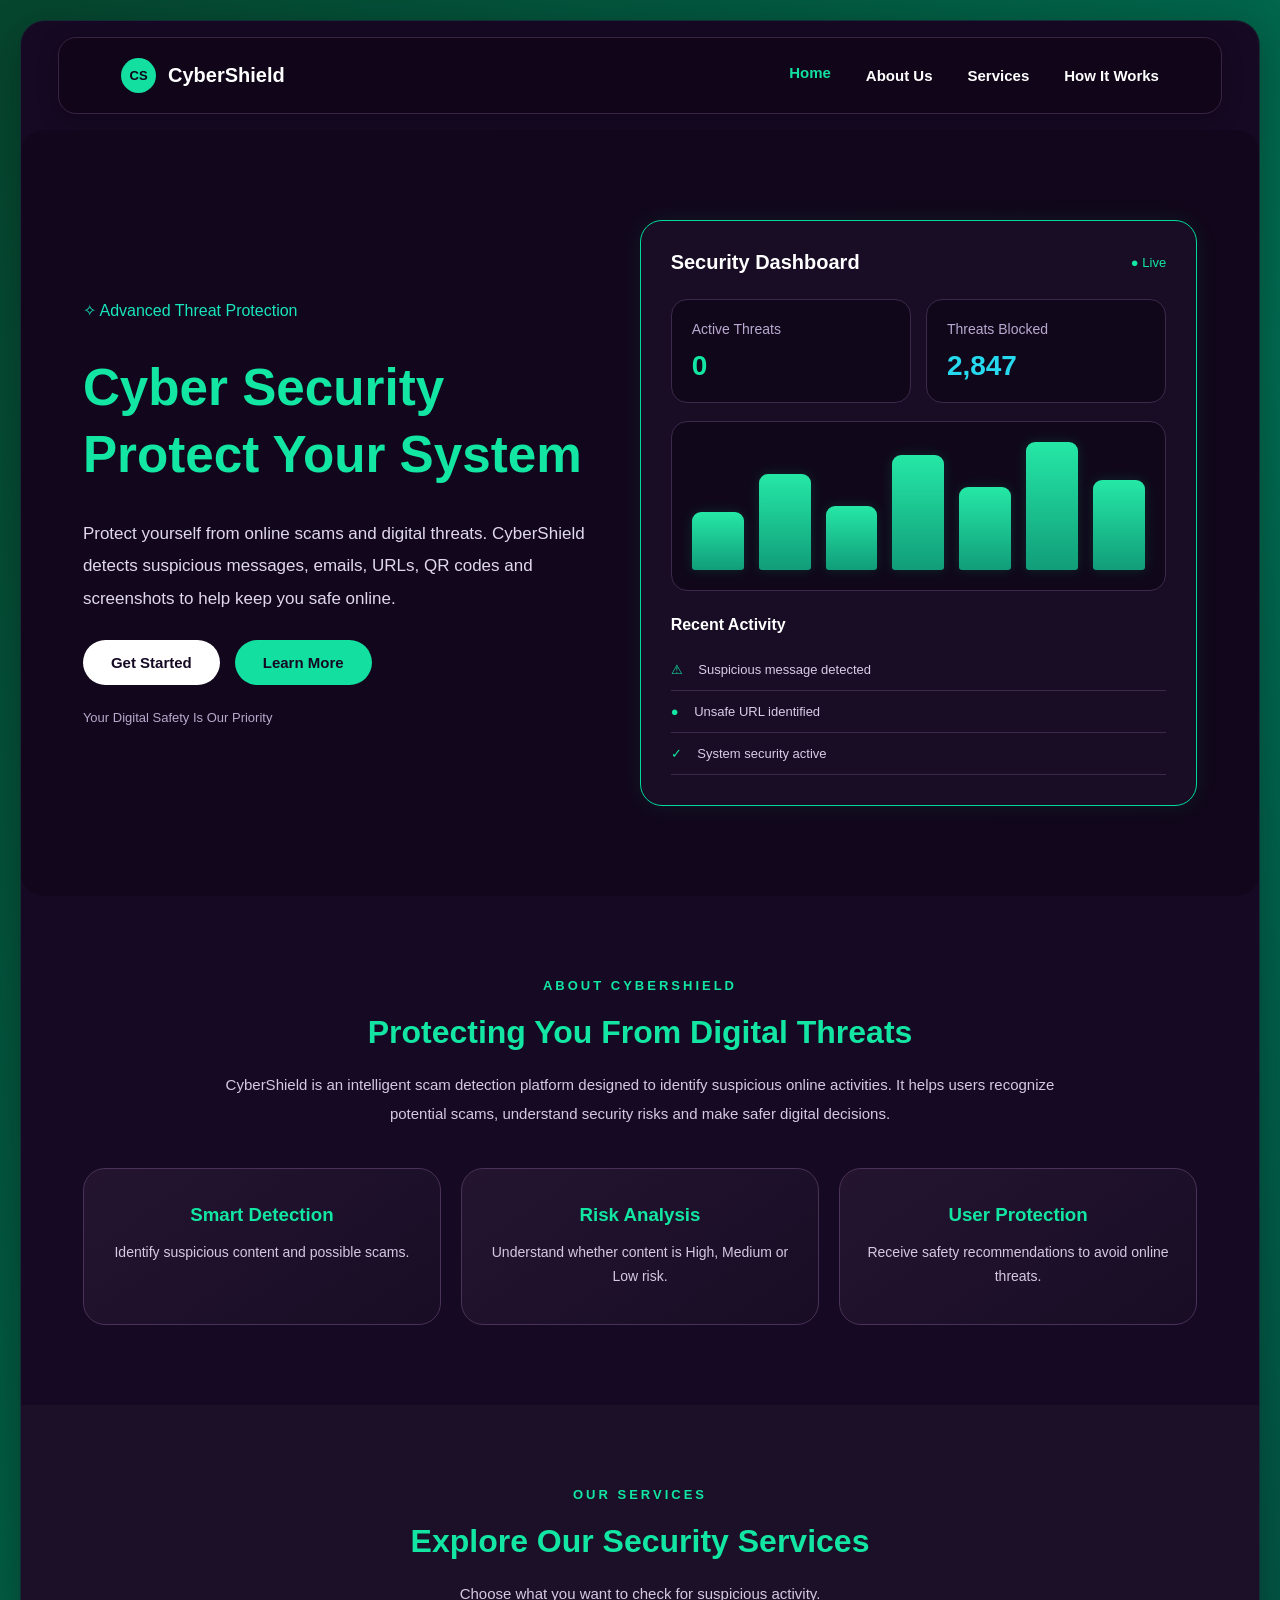
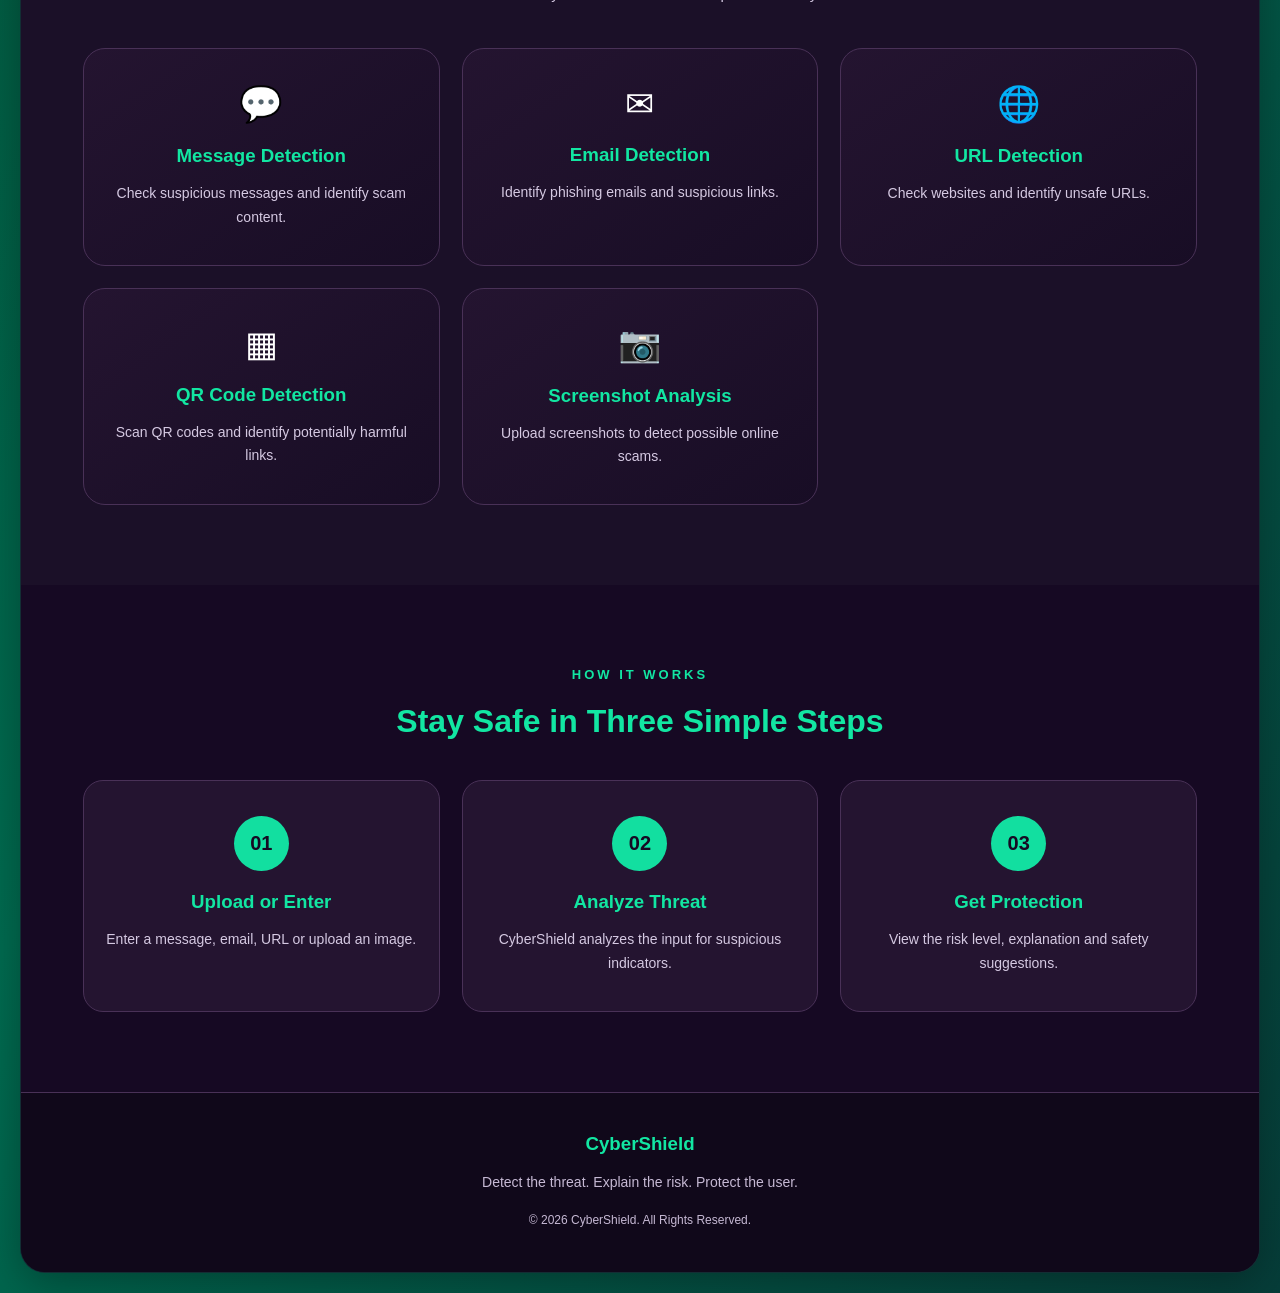
<file: frontend/js/index.html>
<!DOCTYPE html>
<html lang="en">
<head>
    <meta charset="UTF-8">
    <meta name="viewport" content="width=device-width, initial-scale=1.0">
    <title>CyberShield - Cyber Security</title>
    <link rel="stylesheet" href="../css/style.css">
</head>
<body>

<div class="main-container">

    <!-- Navigation Bar -->
    <nav class="navbar">
        <div class="nav-logo">
            <span class="logo-icon">CS</span>
            <span>CyberShield</span>
        </div>

        <div class="nav-links">
            <a href="#home" class="active">Home</a>
            <a href="#about">About Us</a>
            <a href="#services">Services</a>
            <a href="#how-it-works">How It Works</a>
        </div>
    </nav>

    <!-- Home Section -->
    <section class="hero-section" id="home">

        <div class="hero-content">
            <span class="hero-tag">✧ Advanced Threat Protection</span>

            <h1>
                Cyber Security<br>
                Protect Your System
            </h1>

            <p>
                Protect yourself from online scams and digital threats.
                CyberShield detects suspicious messages, emails, URLs,
                QR codes and screenshots to help keep you safe online.
            </p>

            <div class="hero-buttons">
                <a href="#services" class="btn btn-light">Get Started</a>
                <a href="#about" class="btn btn-green">Learn More</a>
            </div>

            <div class="hero-note">
                Your Digital Safety Is Our Priority
            </div>
        </div>

        <!-- Security Dashboard -->
        <div class="dashboard">

            <div class="dashboard-header">
                <h3>Security Dashboard</h3>
                <span class="live-status">● Live</span>
            </div>

            <div class="stats-container">
                <div class="stat-box">
                    <span>Active Threats</span>
                    <h2>0</h2>
                </div>

                <div class="stat-box">
                    <span>Threats Blocked</span>
                    <h2 class="blue-number">2,847</h2>
                </div>
            </div>

            <div class="chart">
                <div class="bar" style="height: 45%;"></div>
                <div class="bar" style="height: 75%;"></div>
                <div class="bar" style="height: 50%;"></div>
                <div class="bar" style="height: 90%;"></div>
                <div class="bar" style="height: 65%;"></div>
                <div class="bar" style="height: 100%;"></div>
                <div class="bar" style="height: 70%;"></div>
            </div>

            <div class="activity">
                <h4>Recent Activity</h4>

                <div class="activity-item">
                    <span>⚠</span>
                    Suspicious message detected
                </div>

                <div class="activity-item">
                    <span>●</span>
                    Unsafe URL identified
                </div>

                <div class="activity-item">
                    <span>✓</span>
                    System security active
                </div>
            </div>

        </div>
    </section>

    <!-- About Us -->
    <section class="about-section" id="about">

        <span class="section-tag">ABOUT CYBERSHIELD</span>

        <h2>Protecting You From Digital Threats</h2>

        <p class="about-description">
            CyberShield is an intelligent scam detection platform
            designed to identify suspicious online activities.
            It helps users recognize potential scams, understand
            security risks and make safer digital decisions.
        </p>

        <div class="about-cards">

            <div class="info-card">
                <h3>Smart Detection</h3>
                <p>Identify suspicious content and possible scams.</p>
            </div>

            <div class="info-card">
                <h3>Risk Analysis</h3>
                <p>Understand whether content is High, Medium or Low risk.</p>
            </div>

            <div class="info-card">
                <h3>User Protection</h3>
                <p>Receive safety recommendations to avoid online threats.</p>
            </div>

        </div>
    </section>

    <!-- Services -->
    <section class="services-section" id="services">

        <span class="section-tag">OUR SERVICES</span>
        <h2>Explore Our Security Services</h2>

        <p class="section-description">
            Choose what you want to check for suspicious activity.
        </p>

        <div class="service-cards">

            <a href="analyze.html?type=message" class="service-card">
                <div class="service-icon">💬</div>
                <h3>Message Detection</h3>
                <p>Check suspicious messages and identify scam content.</p>
            </a>

            <a href="analyze.html?type=email" class="service-card">
                <div class="service-icon">✉</div>
                <h3>Email Detection</h3>
                <p>Identify phishing emails and suspicious links.</p>
            </a>

            <a href="analyze.html?type=url" class="service-card">
                <div class="service-icon">🌐</div>
                <h3>URL Detection</h3>
                <p>Check websites and identify unsafe URLs.</p>
            </a>

            <a href="analyze.html?type=qr" class="service-card">
                <div class="service-icon">▦</div>
                <h3>QR Code Detection</h3>
                <p>Scan QR codes and identify potentially harmful links.</p>
            </a>

            <a href="analyze.html?type=screenshot" class="service-card">
                <div class="service-icon">📷</div>
                <h3>Screenshot Analysis</h3>
                <p>Upload screenshots to detect possible online scams.</p>
            </a>

        </div>
    </section>

    <!-- How It Works -->
    <section class="how-section" id="how-it-works">

        <span class="section-tag">HOW IT WORKS</span>
        <h2>Stay Safe in Three Simple Steps</h2>

        <div class="steps-container">

            <div class="step-card">
                <div class="step-number">01</div>
                <h3>Upload or Enter</h3>
                <p>Enter a message, email, URL or upload an image.</p>
            </div>

            <div class="step-card">
                <div class="step-number">02</div>
                <h3>Analyze Threat</h3>
                <p>CyberShield analyzes the input for suspicious indicators.</p>
            </div>

            <div class="step-card">
                <div class="step-number">03</div>
                <h3>Get Protection</h3>
                <p>View the risk level, explanation and safety suggestions.</p>
            </div>

        </div>
    </section>

    <!-- Footer -->
    <footer class="footer">
        <h3>CyberShield</h3>
        <p>Detect the threat. Explain the risk. Protect the user.</p>
        <p class="copyright">© 2026 CyberShield. All Rights Reserved.</p>
    </footer>

</div>

<script src="script.js"></script>
</body>
</html>
</file>
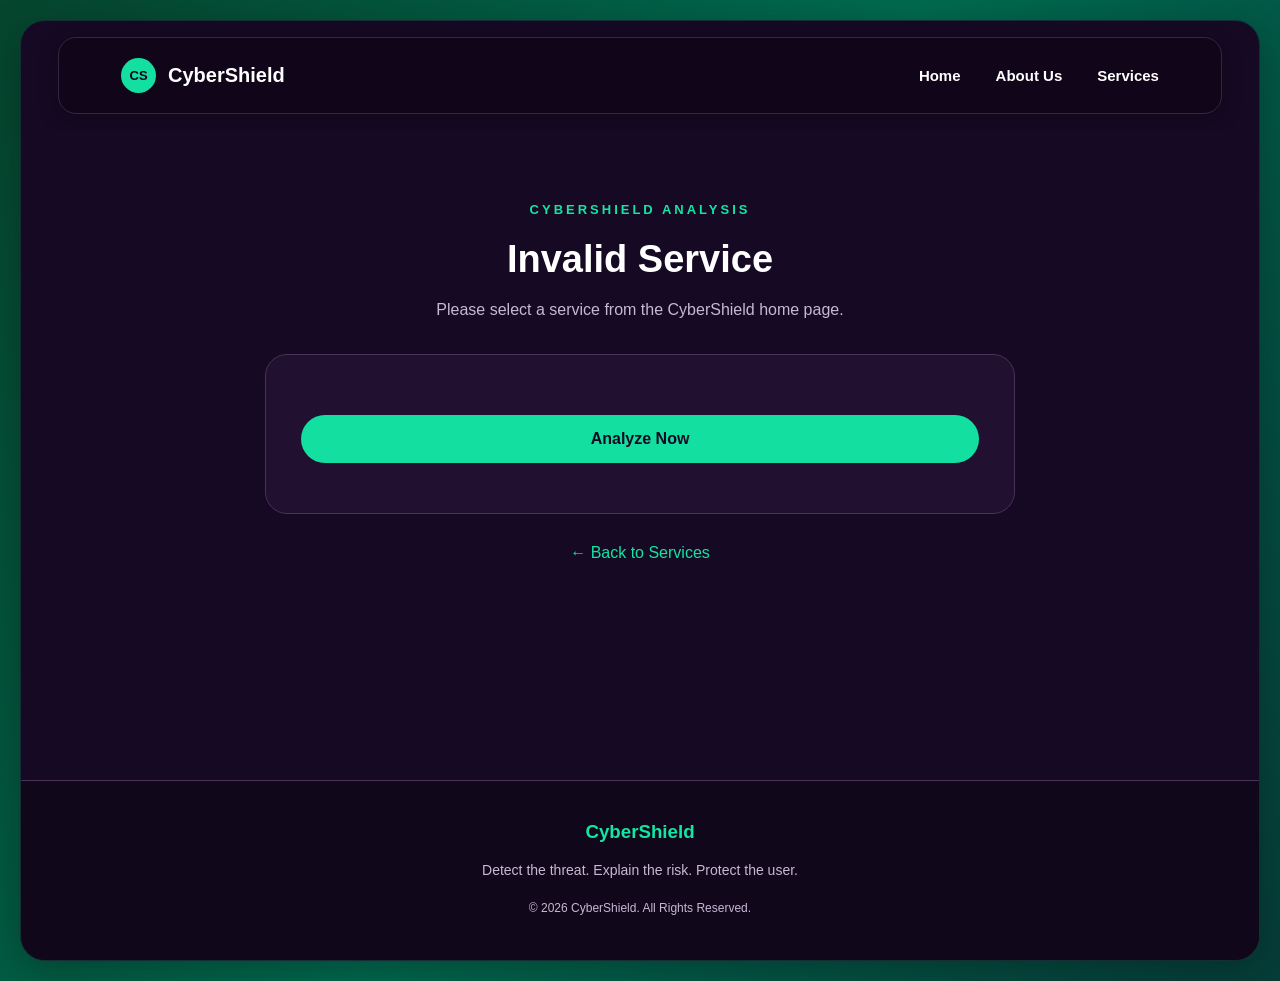
<file: frontend/js/analyze.html>
<!DOCTYPE html>
<html lang="en">
<head>
    <meta charset="UTF-8">
    <meta name="viewport" content="width=device-width, initial-scale=1.0">
    <title>CyberShield - Threat Analysis</title>
    <link rel="stylesheet" href="../css/style.css">
    <link rel="stylesheet" href="../css/analyze.css">
</head>
<body>

<div class="main-container">

    <nav class="navbar">
        <div class="nav-logo">
            <span class="logo-icon">CS</span>
            <span>CyberShield</span>
        </div>

        <div class="nav-links">
            <a href="index.html">Home</a>
            <a href="index.html#about">About Us</a>
            <a href="index.html#services">Services</a>
        </div>
    </nav>

    <section class="analysis-section">

        <span class="section-tag">CYBERSHIELD ANALYSIS</span>

        <h1 id="pageTitle">Message Detection</h1>

        <p class="analysis-description" id="pageDescription">
            Enter your message to check for suspicious activity.
        </p>

        <div class="analysis-box">

            <div id="inputContainer"></div>

            <button type="button" id="analyzeButton" class="analyze-btn">
                Analyze Now
            </button>

            <p id="message"></p>

            <div id="resultBox" class="result-box" style="display:none;">
                <h2>Analysis Result</h2>
                <h3 id="riskLevel"></h3>
                <p id="riskExplanation"></p>

                <h4>Safety Recommendations</h4>
                <p id="recommendation"></p>
            </div>

        </div>

        <a href="index.html#services" class="back-link">
            ← Back to Services
        </a>

    </section>

    <footer class="footer">
        <h3>CyberShield</h3>
        <p>Detect the threat. Explain the risk. Protect the user.</p>
        <p class="copyright">© 2026 CyberShield. All Rights Reserved.</p>
    </footer>

</div>

<script src="analyze.js"></script>

</body>
</html>
</file>
<file: frontend/css/style.css>
/* ==============================
   GLOBAL STYLES
============================== */

* {
    margin: 0;
    padding: 0;
    box-sizing: border-box;
    font-family: Arial, sans-serif;
    scroll-behavior: smooth;
}

body {
    background: linear-gradient(120deg, #06452e, #006b50, #063d39);
    color: white;
    padding: 20px;
}

/* ==============================
   MAIN CONTAINER
============================== */

.main-container {
    width: 100%;
    max-width: 1700px;
    margin: auto;
    background: #160923;
    border: 1px solid rgba(0, 255, 150, 0.15);
    border-radius: 25px;
    overflow: hidden;
    box-shadow: 0 10px 40px rgba(0, 0, 0, 0.3);
}

/* ==============================
   DARK PURPLE NAVIGATION BAR
============================== */

.navbar {
    width: 94%;
    margin: 16px auto;
    padding: 20px 5%;

    background: #100519;
    border: 1px solid #382442;
    border-radius: 18px;

    display: flex;
    justify-content: space-between;
    align-items: center;

    box-shadow: 0 5px 20px rgba(0, 0, 0, 0.25);
    transition: 0.3s ease;
}

.navbar:hover {
    border-color: #574064;
}

.nav-logo {
    display: flex;
    align-items: center;
    gap: 12px;
    color: white;
    font-size: 20px;
    font-weight: bold;
}

.logo-icon {
    background: #12dfa0;
    color: #100519;
    width: 35px;
    height: 35px;
    border-radius: 50%;

    display: flex;
    align-items: center;
    justify-content: center;

    font-size: 13px;
    font-weight: bold;
}

.nav-links {
    display: flex;
    align-items: center;
    gap: 35px;
}

.nav-links a {
    color: white;
    text-decoration: none;
    font-size: 15px;
    font-weight: 600;
    transition: 0.3s ease;
}

.nav-links a:hover,
.nav-links a.active {
    color: #12dfa0;
    transform: translateY(-3px);
}

/* ==============================
   HOME / HERO SECTION
============================== */

.hero-section {
    min-height: 650px;
    padding: 90px 5%;

    background:
        linear-gradient(
            90deg,
            rgba(22, 9, 35, 0.65),
            rgba(22, 9, 35, 0.85)
        ),
        url("https://images.unsplash.com/photo-1550751827-4bd374c3f58b")
        center center / cover no-repeat;

    display: grid;
    grid-template-columns: 1fr 1.1fr;
    align-items: center;
    gap: 50px;

    border-radius: 22px;
}

/* Hero Content */

.hero-content {
    max-width: 650px;
}

.hero-tag {
    color: #19e6bd;
    font-size: 16px;
    display: inline-block;
    margin-bottom: 35px;
}

.hero-content h1 {
    color: #12e6a2;
    font-size: clamp(36px, 4vw, 60px);
    line-height: 1.3;
    margin-bottom: 30px;
}

.hero-content p {
    color: #e0d9ed;
    font-size: 17px;
    line-height: 1.9;
    margin-bottom: 25px;
}

.hero-buttons {
    display: flex;
    gap: 15px;
    margin-bottom: 25px;
}

.btn {
    display: inline-block;
    padding: 14px 28px;
    border-radius: 30px;
    text-decoration: none;
    font-size: 15px;
    font-weight: bold;
    transition: 0.3s ease;
}

.btn:hover {
    transform: translateY(-4px) scale(1.04);
}

.btn-light {
    background: white;
    color: #160923;
}

.btn-green {
    background: #12dfa0;
    color: #160923;
}

.hero-note {
    color: #b7a9cc;
    font-size: 13px;
}

/* ==============================
   SECURITY DASHBOARD
============================== */

.dashboard {
    background: #180d25;
    border: 1px solid #00d99a;
    border-radius: 22px;
    padding: 30px;

    box-shadow: 0 0 25px rgba(0, 255, 150, 0.08);
    transition: 0.3s ease;
}

.dashboard:hover {
    transform: translateY(-5px);
    box-shadow: 0 10px 30px rgba(0, 255, 150, 0.15);
}

.dashboard-header {
    display: flex;
    justify-content: space-between;
    align-items: center;
    margin-bottom: 25px;
}

.dashboard-header h3 {
    font-size: 20px;
}

.live-status {
    color: #12e6a2;
    font-size: 13px;
}

.stats-container {
    display: grid;
    grid-template-columns: 1fr 1fr;
    gap: 15px;
}

.stat-box {
    background: #10081a;
    border: 1px solid #3b294b;
    border-radius: 16px;
    padding: 20px;
}

.stat-box span {
    color: #b9a9d1;
    font-size: 14px;
}

.stat-box h2 {
    color: #12e6a2;
    margin-top: 12px;
    font-size: 28px;
}

.stat-box .blue-number {
    color: #27d9ee;
}

/* Dashboard Chart */

.chart {
    height: 170px;
    background: #10081a;
    border: 1px solid #3b294b;
    border-radius: 16px;
    margin-top: 18px;
    padding: 20px;

    display: flex;
    align-items: flex-end;
    justify-content: space-around;
    gap: 15px;
}

.bar {
    flex: 1;
    max-width: 65px;
    background: linear-gradient(180deg, #25e8a6, #119d79);
    border-radius: 9px 9px 3px 3px;
    box-shadow: 0 0 12px rgba(18, 230, 162, 0.15);
    transition: 0.3s ease;
}

.bar:hover {
    background: #70ffca;
    transform: scaleY(1.08);
}

/* Recent Activity */

.activity {
    margin-top: 25px;
}

.activity h4 {
    margin-bottom: 15px;
}

.activity-item {
    padding: 13px 0;
    border-bottom: 1px solid #3b294b;
    color: #d8cce8;
    font-size: 13px;
}

.activity-item span {
    color: #12e6a2;
    margin-right: 12px;
}

/* ==============================
   COMMON SECTION STYLES
============================== */

.about-section,
.services-section,
.how-section {
    padding: 80px 5%;
    text-align: center;
    background: #160923;
}

.section-tag {
    color: #12e6a2;
    font-size: 13px;
    letter-spacing: 3px;
    font-weight: bold;
}

.about-section h2,
.services-section h2,
.how-section h2 {
    color: #12e6a2;
    font-size: 32px;
    margin: 20px 0;
}

.about-description,
.section-description {
    max-width: 850px;
    margin: 0 auto 35px;
    color: #d5c9e2;
    line-height: 1.9;
    font-size: 15px;
}

/* ==============================
   ABOUT CARDS
============================== */

.about-cards {
    display: grid;
    grid-template-columns: repeat(3, 1fr);
    gap: 20px;
    margin-top: 40px;
}

.info-card {
    background: #241430;
    border: 1px solid #493157;
    border-radius: 18px;
    padding: 35px 20px;
    transition: 0.3s ease;
}

.info-card:hover {
    transform: translateY(-8px);
    border-color: #12e6a2;
    box-shadow: 0 10px 25px rgba(18, 230, 162, 0.1);
}

.info-card h3 {
    color: #12e6a2;
    margin-bottom: 15px;
}

.info-card p {
    color: #d5c9e2;
    font-size: 14px;
    line-height: 1.7;
}

/* ==============================
   SERVICES
============================== */

.services-section {
    background: #1b1028;
}

.service-cards {
    display: grid;
    grid-template-columns: repeat(3, 1fr);
    gap: 22px;
    margin-top: 40px;
}

.service-card {
    text-decoration: none;
    background: #241430;
    border: 1px solid #493157;
    border-radius: 20px;
    padding: 35px 22px;
    color: white;
    transition: 0.3s ease;
}

.service-card:hover {
    transform: translateY(-8px);
    border-color: #12e6a2;
    box-shadow: 0 10px 25px rgba(18, 230, 162, 0.12);
}

.service-icon {
    font-size: 35px;
    margin-bottom: 20px;
}

.service-card h3 {
    color: #12e6a2;
    margin-bottom: 15px;
}

.service-card p {
    color: #d5c9e2;
    line-height: 1.7;
    font-size: 14px;
}

/* ==============================
   HOW IT WORKS
============================== */

.steps-container {
    display: grid;
    grid-template-columns: repeat(3, 1fr);
    gap: 22px;
    margin-top: 40px;
}

.step-card {
    background: #241430;
    border: 1px solid #493157;
    border-radius: 20px;
    padding: 35px 20px;
    transition: 0.3s ease;
}

.step-card:hover {
    transform: translateY(-8px);
    border-color: #12e6a2;
}

.step-number {
    width: 55px;
    height: 55px;
    margin: 0 auto 20px;

    display: flex;
    align-items: center;
    justify-content: center;

    border-radius: 50%;
    background: #12dfa0;
    color: #160923;
    font-size: 20px;
    font-weight: bold;
}

.step-card h3 {
    color: #12e6a2;
    margin-bottom: 15px;
}

.step-card p {
    color: #d5c9e2;
    line-height: 1.7;
    font-size: 14px;
}

/* ==============================
   FOOTER
============================== */

.footer {
    background: #10081a;
    padding: 40px 20px;
    text-align: center;
    border-top: 1px solid #493157;
}

.footer h3 {
    color: #12e6a2;
    margin-bottom: 15px;
}

.footer p {
    color: #c6b9d4;
    font-size: 14px;
    line-height: 1.8;
}

.copyright {
    margin-top: 15px;
    font-size: 12px !important;
}

/* ==============================
   RESPONSIVE DESIGN
============================== */

@media (max-width: 1000px) {

    .hero-section {
        grid-template-columns: 1fr;
        padding: 60px 5%;
    }

    .hero-content {
        max-width: 100%;
    }

    .dashboard {
        width: 100%;
    }

    .service-cards {
        grid-template-columns: repeat(2, 1fr);
    }
}

@media (max-width: 700px) {

    body {
        padding: 8px;
    }

    .navbar {
        flex-direction: column;
        gap: 20px;
        padding: 20px;
    }

    .nav-links {
        flex-wrap: wrap;
        justify-content: center;
        gap: 15px;
    }

    .hero-section {
        padding: 45px 6%;
        background-attachment: scroll;
    }

    .hero-content h1 {
        font-size: 36px;
    }

    .stats-container,
    .about-cards,
    .service-cards,
    .steps-container {
        grid-template-columns: 1fr;
    }

    .dashboard {
        padding: 20px;
    }

    .chart {
        height: 130px;
        gap: 8px;
    }

    .about-section,
    .services-section,
    .how-section {
        padding: 55px 6%;
    }

    .about-section h2,
    .services-section h2,
    .how-section h2 {
        font-size: 25px;
    }

    .hero-buttons {
        flex-wrap: wrap;
    }
}

/* ==============================
   ACCESSIBILITY
============================== */

@media (prefers-reduced-motion: reduce) {

    *,
    *::before,
    *::after {
        scroll-behavior: auto !important;
        transition-duration: 0.01ms !important;
        animation-duration: 0.01ms !important;
    }
}

/* HOME SECTION - HOODIE HACKER BACKGROUND */

.hero-section {
    background:
        linear-gradient(
            90deg,
            rgba(16, 5, 25, 0.65),
            rgba(16, 5, 25, 0.78)
        ),
        url("https://images.unsplash.com/photo-1516321318423-f06f85e504b3")
        center center / cover no-repeat;

    overflow: hidden;
}

.hero-content h1 {
    color: #12e6a2;
}

/* ABOUT US CARD IMPROVEMENTS */

.info-card {
    border-radius: 22px;
    background: linear-gradient(145deg, #241430, #180d25);
    border: 1px solid #493157;
    transition: all 0.4s ease;
}

.info-card:hover {
    transform: translateY(-10px);
    border-color: #12e6a2;
    box-shadow: 0 12px 30px rgba(18, 230, 162, 0.18);
}

/* SERVICES CARD IMPROVEMENTS */

.service-card {
    border-radius: 22px;
    background: linear-gradient(145deg, #241430, #180d25);
    border: 1px solid #493157;
    transition: all 0.4s ease;
    position: relative;
    overflow: hidden;
}

.service-card:hover {
    transform: translateY(-10px) scale(1.02);
    border-color: #12e6a2;
    box-shadow: 0 12px 30px rgba(18, 230, 162, 0.18);
}

.service-icon {
    transition: transform 0.4s ease;
}

.service-card:hover .service-icon {
    transform: scale(1.2);
}

/* MOBILE RESPONSIVE */

@media (max-width: 700px) {
    .hero-section {
        grid-template-columns: 1fr;
        background-attachment: scroll;
        padding: 45px 6%;
    }
}
</file>
<file: frontend/css/analyze.css>
.analysis-section {
    padding: 70px 8%;
    text-align: center;
    background: #160923;
    min-height: 650px;
}

.analysis-section h1 {
    font-size: 38px;
    margin: 20px 0;
    color: white;
}

.analysis-section h1 span {
    color: #12e6a2;
}

.analysis-description {
    color: #c6b9d4;
    margin-bottom: 35px;
}

.analysis-box {
    max-width: 750px;
    margin: auto;
    padding: 35px;
    background: #21102f;
    border: 1px solid #493157;
    border-radius: 22px;
    text-align: left;
}

.analysis-box label {
    display: block;
    color: #12e6a2;
    margin: 20px 0 10px;
    font-weight: bold;
}

.analysis-box select,
.analysis-box textarea,
.analysis-box input {
    width: 100%;
    padding: 15px;
    background: #10081a;
    color: white;
    border: 1px solid #493157;
    border-radius: 12px;
    outline: none;
}

.analysis-box textarea {
    min-height: 150px;
    resize: vertical;
}

.analysis-box select:focus,
.analysis-box textarea:focus {
    border-color: #12e6a2;
}

.analyze-btn {
    width: 100%;
    padding: 15px;
    margin-top: 25px;
    border: none;
    border-radius: 30px;
    background: #12dfa0;
    color: #160923;
    font-size: 16px;
    font-weight: bold;
    cursor: pointer;
    transition: 0.3s;
}

.analyze-btn:hover {
    transform: translateY(-4px);
    box-shadow: 0 8px 25px rgba(18, 230, 162, 0.2);
}

.result-box {
    margin-top: 30px;
    padding: 25px;
    border: 1px solid #12e6a2;
    border-radius: 18px;
    background: #10081a;
    color: white;
    line-height: 1.8;
}

.result-box h2,
.result-box h4 {
    color: #12e6a2;
    margin-bottom: 12px;
}

.result-box h3 {
    margin-bottom: 12px;
}

#message {
    color: #ffcc66;
    margin-top: 15px;
}

.back-link {
    display: inline-block;
    margin: 30px;
    color: #12e6a2;
    text-decoration: none;
}

@media(max-width: 600px) {
    .analysis-section {
        padding: 45px 5%;
    }

    .analysis-section h1 {
        font-size: 28px;
    }

    .analysis-box {
        padding: 20px;
    }
}
</file>
